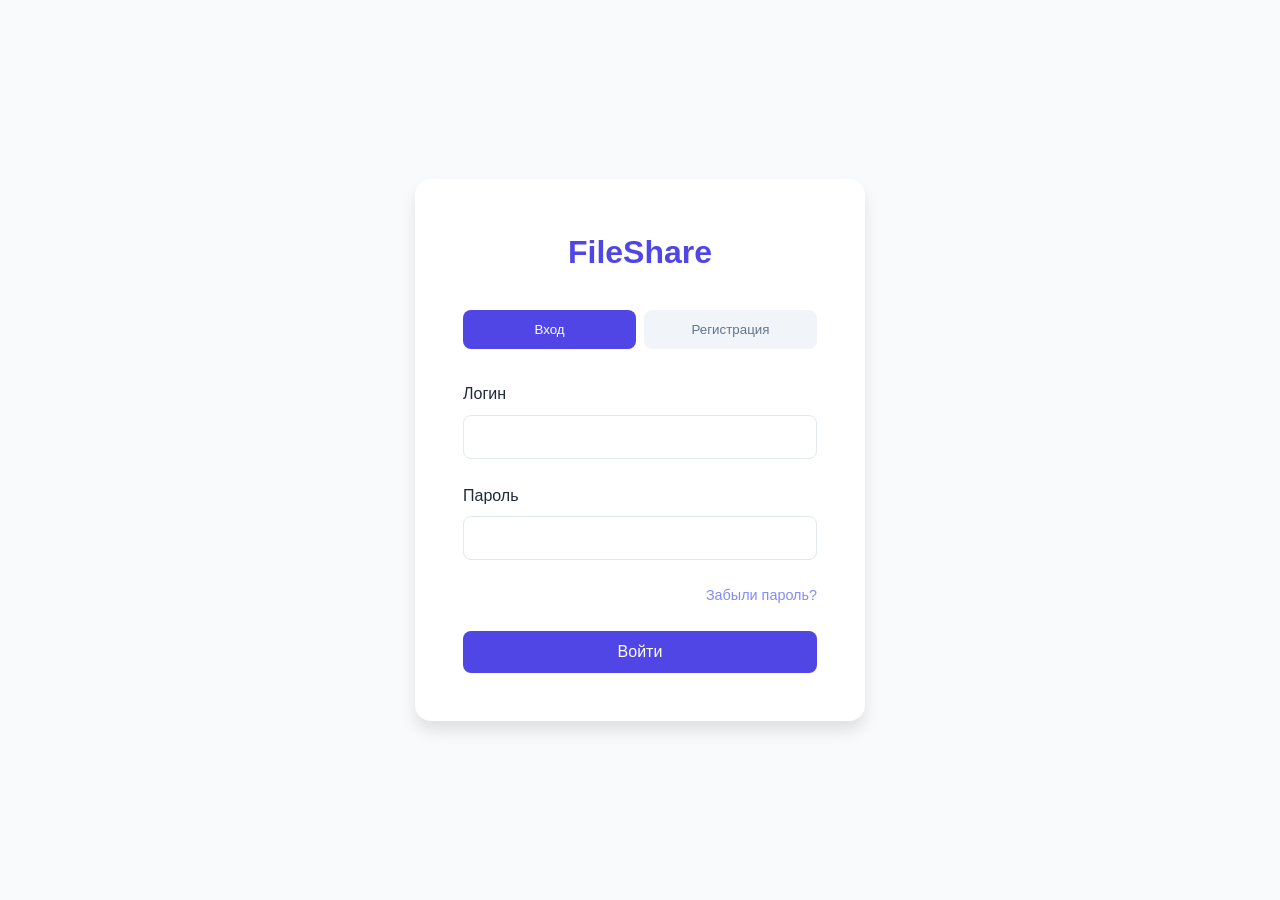
<file: www(front ahead backend)/auth.html>
<!DOCTYPE html>
<html lang="ru">
<head>
    <meta charset="UTF-8">
    <meta name="viewport" content="width=device-width, initial-scale=1.0">
    <title>FileShare - Вход</title>
    <link rel="stylesheet" href="style.css">
</head>
<body>
    <!-- Основной контент -->
    <main class="auth-page">
        <div class="auth-container">
            <div class="auth-header">
                <h1>FileShare</h1>
            </div>
            
            <div class="auth-tabs">
                <button class="auth-tab active" data-tab="login">Вход</button>
                <button class="auth-tab" data-tab="register">Регистрация</button>
            </div>
            
            <!-- Форма входа -->
            <form class="auth-form" id="loginForm">
                <div class="form-group">
                    <label for="loginUsername">Логин</label>
                    <input type="text" id="loginUsername" required>
                </div>
                
                <div class="form-group">
                    <label for="loginPassword">Пароль</label>
                    <input type="password" id="loginPassword" required>
                </div>
                
                <a href="#" class="forgot-password">Забыли пароль?</a>
                
                <button type="submit" class="auth-submit-btn">Войти</button>
            </form>
            
            <!-- Форма регистрации (скрыта по умолчанию) -->
            <form class="auth-form" id="registerForm" style="display: none;">
                <div class="form-group">
                    <label for="registerUsername">Логин</label>
                    <input type="text" id="registerUsername" required>
                </div>
                
                <div class="form-group">
                    <label for="registerEmail">Email</label>
                    <input type="email" id="registerEmail" required>
                </div>
                
                <div class="form-group">
                    <label for="registerPassword">Пароль</label>
                    <input type="password" id="registerPassword" required>
                </div>
                
                <button type="submit" class="auth-submit-btn">Зарегистрироваться</button>
            </form>
        </div>
    </main>

    <script src="script.js"></script>
</body>
</html>
</file>
<file: www(front ahead backend)/style.css>
/* ============================================
   ГЛОБАЛЬНЫЕ СТИЛИ
   ============================================ */

* {
    margin: 0;
    padding: 0;
    box-sizing: border-box;
}

:root {
    --primary: #4F46E5;
    --background: #F8FAFC;
    --accent: #818CF8;
    --danger: #F43F5E;
    --text: #1E293B;
    --text-light: #64748B;
    --border: #E2E8F0;
    --white: #FFFFFF;
    --shadow: 0 2px 4px rgba(0, 0, 0, 0.1);
    --shadow-lg: 0 10px 15px rgba(0, 0, 0, 0.1);
}

body {
    font-family: -apple-system, BlinkMacSystemFont, 'Segoe UI', Roboto, sans-serif;
    background-color: var(--background);
    color: var(--text);
    line-height: 1.6;
    min-height: 100vh;
}

/* ============================================
   НАВИГАЦИОННАЯ ПАНЕЛЬ (ОБЩАЯ ДЛЯ ВСЕХ СТРАНИЦ)
   ============================================ */

.navbar {
    background-color: var(--white);
    border-bottom: 1px solid var(--border);
    padding: 1rem 2rem;
    display: flex;
    justify-content: space-between;
    align-items: center;
    box-shadow: var(--shadow);
    position: sticky;
    top: 0;
    z-index: 100;
}

.nav-brand {
    font-size: 1.5rem;
    font-weight: 700;
    color: var(--primary);
}

.nav-links {
    display: flex;
    gap: 1.5rem;
}

.nav-links a {
    text-decoration: none;
    color: var(--text-light);
    font-weight: 500;
    transition: color 0.3s ease;
    position: relative;
}

.nav-links a:hover,
.nav-links a.active {
    color: var(--primary);
}

.nav-links a.active::after {
    content: '';
    position: absolute;
    bottom: -4px;
    left: 0;
    width: 100%;
    height: 2px;
    background-color: var(--primary);
}

.nav-actions {
    display: flex;
    align-items: center;
    gap: 1rem;
}

.notification-btn {
    background: none;
    border: none;
    font-size: 1.2rem;
    cursor: pointer;
    position: relative;
    transition: transform 0.3s ease;
}

.notification-btn:hover {
    transform: scale(1.1);
}

.notification-badge {
    position: absolute;
    top: -8px;
    right: -8px;
    background-color: var(--danger);
    color: white;
    border-radius: 50%;
    width: 20px;
    height: 20px;
    display: flex;
    align-items: center;
    justify-content: center;
    font-size: 0.7rem;
    font-weight: bold;
}

.avatar-link {
    display: block;
}

.avatar {
    width: 40px;
    height: 40px;
    border-radius: 50%;
    background-color: var(--accent);
    border: 2px solid var(--primary);
    transition: transform 0.3s ease;
}

.avatar:hover {
    transform: scale(1.1);
}

/* ============================================
   УВЕДОМЛЕНИЯ (ВСПЛЫВАЮЩИЕ ОКНА)
   ============================================ */

.notification-container {
    position: fixed;
    top: 80px;
    right: 20px;
    z-index: 1000;
    display: flex;
    flex-direction: column;
    gap: 10px;
}

.notification {
    background-color: var(--white);
    border-left: 4px solid var(--primary);
    padding: 1rem;
    border-radius: 8px;
    box-shadow: var(--shadow-lg);
    animation: slideIn 0.3s ease;
    max-width: 350px;
    min-width: 250px;
}

.notification.success {
    border-left-color: #10B981;
}

.notification.error {
    border-left-color: var(--danger);
}

.notification-title {
    font-weight: 600;
    margin-bottom: 0.25rem;
}

.notification-message {
    color: var(--text-light);
    font-size: 0.9rem;
}

@keyframes slideIn {
    from {
        transform: translateX(100%);
        opacity: 0;
    }
    to {
        transform: translateX(0);
        opacity: 1;
    }
}

@keyframes slideOut {
    from {
        transform: translateX(0);
        opacity: 1;
    }
    to {
        transform: translateX(100%);
        opacity: 0;
    }
}

/* ============================================
   ГЛАВНАЯ СТРАНИЦА (index.html)
   ============================================ */

.main-content {
    max-width: 1200px;
    margin: 2rem auto;
    padding: 0 1rem;
}

.upload-section {
    text-align: center;
    padding: 3rem 1rem;
}

.warning-message {
    color: var(--text-light);
    margin-bottom: 2rem;
    font-size: 0.9rem;
    transition: color 0.3s ease;
}

.warning-message.error {
    color: var(--danger);
    font-weight: 600;
}

.upload-area {
    background-color: var(--white);
    border: 2px dashed var(--accent);
    border-radius: 16px;
    padding: 4rem 2rem;
    transition: all 0.3s ease;
    cursor: pointer;
}

.upload-area:hover {
    border-color: var(--primary);
    background-color: #F1F5F9;
}

.upload-area.drag-over {
    border-color: var(--primary);
    background-color: #EEF2FF;
    transform: scale(1.02);
}

.upload-icon {
    font-size: 3rem;
    margin-bottom: 1rem;
}

.upload-text {
    font-size: 1.2rem;
    font-weight: 500;
    color: var(--text);
    margin-bottom: 0.5rem;
}

.upload-subtext {
    color: var(--text-light);
    margin-bottom: 1.5rem;
}

.upload-btn {
    background-color: var(--primary);
    color: white;
    border: none;
    padding: 0.75rem 2rem;
    border-radius: 8px;
    font-size: 1rem;
    font-weight: 500;
    cursor: pointer;
    transition: all 0.3s ease;
}

.upload-btn:hover {
    background-color: var(--accent);
    transform: translateY(-2px);
    box-shadow: var(--shadow-lg);
}

.upload-btn:active {
    transform: translateY(0);
}

.register-reminder {
    margin-top: 2rem;
    color: var(--text-light);
    font-size: 0.9rem;
}

/* ============================================
   СТРАНИЦА ФАЙЛОВ (files.html)
   ============================================ */

.files-layout {
    display: grid;
    grid-template-columns: 2fr 1fr;
    gap: 2rem;
    height: calc(100vh - 100px);
}

.files-section {
    display: flex;
    flex-direction: column;
    gap: 1rem;
    height: 100%;
}

.ban-upload-btn {
    background-color: var(--danger);
    color: white;
    border: none;
    padding: 0.75rem 1.5rem;
    border-radius: 8px;
    font-weight: 500;
    cursor: pointer;
    transition: all 0.3s ease;
    align-self: flex-start;
}

.ban-upload-btn:hover {
    background-color: #E11D48;
    transform: translateY(-2px);
    box-shadow: var(--shadow-lg);
}

.ban-upload-btn:active {
    transform: translateY(0);
}

.files-list {
    background-color: var(--white);
    border-radius: 12px;
    padding: 1rem;
    box-shadow: var(--shadow);
    overflow-y: auto;
}

.file-item {
    display: flex;
    align-items: center;
    gap: 1rem;
    padding: 0.75rem;
    border-bottom: 1px solid var(--border);
    transition: background-color 0.3s ease;
}

.file-item:last-child {
    border-bottom: none;
}

.file-item:hover {
    background-color: #F1F5F9;
}

.file-icon {
    font-size: 1.5rem;
}

.file-name {
    font-weight: 500;
}

.file-size {
    color: var(--text-light);
    font-size: 0.85rem;
}

/* ============================================
   ЧАТ (files.html, download.html)
   ============================================ */

.chat-section {
    background-color: var(--white);
    border-radius: 12px;
    box-shadow: var(--shadow);
    display: flex;
    flex-direction: column;
    flex: 1;
    min-height: 0;
}

.chat-messages {
    flex: 1;
    overflow-y: auto;
    padding: 1rem;
    display: flex;
    flex-direction: column;
    gap: 0.75rem;
}

.message {
    padding: 0.5rem 0.75rem;
    border-radius: 8px;
    max-width: 80%;
    animation: messageSlide 0.3s ease;
}

@keyframes messageSlide {
    from {
        opacity: 0;
        transform: translateY(10px);
    }
    to {
        opacity: 1;
        transform: translateY(0);
    }
}

.system-message {
    background-color: #F1F5F9;
    align-self: center;
    max-width: 90%;
    text-align: center;
    font-size: 0.85rem;
    color: var(--text-light);
}

.my-message {
    background-color: var(--primary);
    color: white;
    align-self: flex-end;
}

.other-message {
    background-color: #E2E8F0;
    align-self: flex-start;
}

.message-author {
    font-weight: 600;
    font-size: 0.85rem;
    display: block;
    margin-bottom: 0.25rem;
}

.message-system {
    font-weight: 600;
}

.chat-input {
    display: flex;
    gap: 0.5rem;
    padding: 0.75rem;
    border-top: 1px solid var(--border);
}

.chat-input input {
    flex: 1;
    padding: 0.5rem 0.75rem;
    border: 1px solid var(--border);
    border-radius: 8px;
    font-size: 0.9rem;
    transition: border-color 0.3s ease;
}

.chat-input input:focus {
    outline: none;
    border-color: var(--primary);
}

.send-btn {
    background-color: var(--primary);
    color: white;
    border: none;
    padding: 0.5rem 1rem;
    border-radius: 8px;
    cursor: pointer;
    transition: all 0.3s ease;
}

.send-btn:hover {
    background-color: var(--accent);
    transform: scale(1.05);
}

.send-btn:active {
    transform: scale(0.95);
}

/* ============================================
   СПИСОК ПОЛЬЗОВАТЕЛЕЙ (files.html)
   ============================================ */

.users-section {
    background-color: var(--white);
    border-radius: 12px;
    box-shadow: var(--shadow);
    padding: 1rem;
    overflow-y: auto;
}

.users-toggle {
    display: flex;
    gap: 0.5rem;
    margin-bottom: 1rem;
}

.toggle-btn {
    flex: 1;
    padding: 0.5rem;
    border: 1px solid var(--border);
    background-color: var(--white);
    color: var(--text-light);
    border-radius: 6px;
    cursor: pointer;
    transition: all 0.3s ease;
}

.toggle-btn.active {
    background-color: var(--primary);
    color: white;
    border-color: var(--primary);
}

.toggle-btn:hover {
    border-color: var(--primary);
}

.users-list {
    display: flex;
    flex-direction: column;
    gap: 0.75rem;
}

.user-item {
    display: flex;
    align-items: center;
    gap: 0.75rem;
    padding: 0.75rem;
    border-radius: 8px;
    cursor: pointer;
    transition: all 0.3s ease;
    position: relative;
}

.user-item:hover {
    background-color: #F1F5F9;
}

.user-avatar {
    width: 40px;
    height: 40px;
    border-radius: 50%;
    background-color: var(--accent);
}

.user-login {
    font-weight: 500;
}

.user-status {
    font-size: 0.8rem;
}

.user-status.online {
    color: #10B981;
}

.user-status.offline {
    color: var(--text-light);
}

.user-actions {
    position: absolute;
    right: 0.75rem;
    top: 50%;
    transform: translateY(-50%);
    display: none;
    gap: 0.5rem;
    background-color: var(--white);
    padding: 0.5rem;
    border-radius: 8px;
    box-shadow: var(--shadow-lg);
}

.user-item:hover .user-actions {
    display: flex;
}

.user-action-btn {
    padding: 0.25rem 0.5rem;
    border: none;
    border-radius: 4px;
    font-size: 0.8rem;
    cursor: pointer;
    transition: all 0.3s ease;
}

.ban-user-btn {
    background-color: var(--danger);
    color: white;
}

.ban-user-btn:hover {
    background-color: #E11D48;
}

.profile-btn {
    background-color: var(--accent);
    color: white;
}

.profile-btn:hover {
    background-color: var(--primary);
}

.empty-users {
    text-align: center;
    padding: 2rem 1rem;
}

.add-user-btn {
    width: 50px;
    height: 50px;
    border-radius: 50%;
    border: 2px dashed var(--accent);
    background-color: transparent;
    color: var(--accent);
    font-size: 1.5rem;
    cursor: pointer;
    transition: all 0.3s ease;
}

.add-user-btn:hover {
    border-color: var(--primary);
    color: var(--primary);
    transform: rotate(90deg);
}

.add-user-input {
    margin-top: 1rem;
    display: flex;
    gap: 0.5rem;
}

.add-user-input input {
    flex: 1;
    padding: 0.5rem;
    border: 1px solid var(--border);
    border-radius: 6px;
}

.confirm-add-btn {
    background-color: #10B981;
    color: white;
    border: none;
    padding: 0.5rem 1rem;
    border-radius: 6px;
    cursor: pointer;
    transition: all 0.3s ease;
}

.confirm-add-btn:hover {
    background-color: #059669;
}

/* ============================================
   СТРАНИЦА СКАЧИВАНИЯ (download.html)
   ============================================ */

.download-layout {
    display: grid;
    grid-template-columns: 1fr 1fr;
    gap: 2rem;
    height: calc(100vh - 100px);
}

.download-section {
    display: flex;
    align-items: center;
    justify-content: center;
}

.download-btn {
    background-color: #10B981;
    color: white;
    border: none;
    padding: 1rem 3rem;
    border-radius: 12px;
    font-size: 1.2rem;
    font-weight: 600;
    cursor: pointer;
    transition: all 0.3s ease;
}

.download-btn:hover {
    background-color: #059669;
    transform: translateY(-3px);
    box-shadow: var(--shadow-lg);
}

.download-btn:active {
    transform: translateY(0);
}

/* ============================================
   СТРАНИЦА О НАС (about.html)
   ============================================ */

.about-section {
    background-color: var(--white);
    border-radius: 12px;
    padding: 3rem;
    box-shadow: var(--shadow);
    max-width: 800px;
    margin: 0 auto;
}

.about-section h1 {
    color: var(--primary);
    margin-bottom: 1.5rem;
}

.about-section p {
    margin-bottom: 1rem;
    color: var(--text-light);
}

.about-section ul {
    list-style: none;
    padding-left: 0;
}

.about-section ul li {
    padding: 0.5rem 0;
    color: var(--text);
}

.about-section ul li::before {
    content: '✓';
    color: #10B981;
    margin-right: 0.5rem;
    font-weight: bold;
}

/* ============================================
   ПРОФИЛЬ (profile.html, user.html)
   ============================================ */

.profile-section {
    background-color: var(--white);
    border-radius: 12px;
    padding: 2rem;
    box-shadow: var(--shadow);
    max-width: 600px;
    margin: 0 auto;
}

.profile-header {
    display: flex;
    align-items: center;
    gap: 1.5rem;
    margin-bottom: 2rem;
}

.profile-avatar {
    width: 80px;
    height: 80px;
    border-radius: 50%;
    background-color: var(--accent);
    border: 3px solid var(--primary);
}

.profile-header h2 {
    color: var(--primary);
}

.profile-info {
    display: flex;
    flex-direction: column;
    gap: 1rem;
}

.info-field {
    display: flex;
    align-items: center;
    gap: 0.75rem;
    padding: 0.75rem;
    background-color: #F8FAFC;
    border-radius: 8px;
    transition: background-color 0.3s ease;
}

.info-field.editable:hover {
    background-color: #F1F5F9;
}

.info-field label {
    font-weight: 600;
    min-width: 140px;
    color: var(--text-light);
}

.info-field input {
    flex: 1;
    padding: 0.5rem;
    border: 1px solid var(--border);
    border-radius: 6px;
    background-color: transparent;
    transition: border-color 0.3s ease;
}

.info-field input:focus {
    outline: none;
    border-color: var(--primary);
}

.info-field input[readonly] {
    border-color: transparent;
    background-color: transparent;
}

.edit-btn,
.save-btn {
    background: none;
    border: none;
    cursor: pointer;
    font-size: 1.2rem;
    transition: transform 0.3s ease;
}

.edit-btn:hover,
.save-btn:hover {
    transform: scale(1.2);
}

.save-btn {
    color: #10B981;
}

.logout-btn {
    background-color: var(--danger);
    color: white;
    border: none;
    padding: 0.75rem 2rem;
    border-radius: 8px;
    font-weight: 500;
    cursor: pointer;
    transition: all 0.3s ease;
    margin-top: 2rem;
    width: 100%;
}

.logout-btn:hover {
    background-color: #E11D48;
    transform: translateY(-2px);
    box-shadow: var(--shadow-lg);
}

.logout-btn:active {
    transform: translateY(0);
}

.save-user-btn {
    background-color: var(--primary);
    color: white;
    border: none;
    padding: 0.75rem 2rem;
    border-radius: 8px;
    font-weight: 500;
    cursor: pointer;
    transition: all 0.3s ease;
    margin-top: 2rem;
    width: 100%;
}

.save-user-btn:hover {
    background-color: var(--accent);
    transform: translateY(-2px);
    box-shadow: var(--shadow-lg);
}

.online-status {
    color: #10B981;
    font-weight: 500;
}

/* ============================================
   СОХРАНЕННЫЕ ПОЛЬЗОВАТЕЛИ (saved-users.html)
   ============================================ */

.saved-users-section {
    background-color: var(--white);
    border-radius: 12px;
    padding: 2rem;
    box-shadow: var(--shadow);
}

.saved-users-section h2 {
    color: var(--primary);
    margin-bottom: 2rem;
}

.saved-users-list {
    display: grid;
    grid-template-columns: repeat(auto-fill, minmax(250px, 1fr));
    gap: 1rem;
}

.saved-user-item {
    display: flex;
    align-items: center;
    gap: 1rem;
    padding: 1rem;
    border-radius: 8px;
    text-decoration: none;
    color: var(--text);
    transition: all 0.3s ease;
    background-color: #F8FAFC;
}

.saved-user-item:hover {
    background-color: #EEF2FF;
    transform: translateX(5px);
}

.saved-user-avatar {
    width: 50px;
    height: 50px;
    border-radius: 50%;
    background-color: var(--accent);
}

.saved-user-login {
    font-weight: 500;
}

/* ============================================
   АВТОРИЗАЦИЯ (auth.html)
   ============================================ */

.auth-page {
    display: flex;
    align-items: center;
    justify-content: center;
    min-height: 100vh;
    background-color: var(--background);
    padding: 1rem;
}

.auth-container {
    background-color: var(--white);
    border-radius: 16px;
    padding: 3rem;
    box-shadow: var(--shadow-lg);
    max-width: 450px;
    width: 100%;
}

.auth-header {
    text-align: center;
    margin-bottom: 2rem;
}

.auth-header h1 {
    color: var(--primary);
    font-size: 2rem;
}

.auth-tabs {
    display: flex;
    gap: 0.5rem;
    margin-bottom: 2rem;
}

.auth-tab {
    flex: 1;
    padding: 0.75rem;
    border: none;
    background-color: #F1F5F9;
    color: var(--text-light);
    border-radius: 8px;
    cursor: pointer;
    font-weight: 500;
    transition: all 0.3s ease;
}

.auth-tab.active {
    background-color: var(--primary);
    color: white;
}

.auth-tab:hover {
    background-color: var(--accent);
    color: white;
}

.auth-form {
    display: flex;
    flex-direction: column;
    gap: 1.5rem;
}

.form-group {
    display: flex;
    flex-direction: column;
    gap: 0.5rem;
}

.form-group label {
    font-weight: 500;
    color: var(--text);
}

.form-group input {
    padding: 0.75rem;
    border: 1px solid var(--border);
    border-radius: 8px;
    font-size: 1rem;
    transition: border-color 0.3s ease;
}

.form-group input:focus {
    outline: none;
    border-color: var(--primary);
}

.forgot-password {
    text-align: right;
    color: var(--accent);
    text-decoration: none;
    font-size: 0.9rem;
    transition: color 0.3s ease;
}

.forgot-password:hover {
    color: var(--primary);
}

.auth-submit-btn {
    background-color: var(--primary);
    color: white;
    border: none;
    padding: 0.75rem;
    border-radius: 8px;
    font-size: 1rem;
    font-weight: 500;
    cursor: pointer;
    transition: all 0.3s ease;
}

.auth-submit-btn:hover {
    background-color: var(--accent);
    transform: translateY(-2px);
    box-shadow: var(--shadow-lg);
}

.auth-submit-btn:active {
    transform: translateY(0);
}

/* ============================================
   АДАПТИВНОСТЬ ДЛЯ МОБИЛЬНЫХ УСТРОЙСТВ
   ============================================ */

@media (max-width: 768px) {
    .navbar {
        flex-direction: column;
        gap: 1rem;
    }
    
    .nav-links {
        flex-wrap: wrap;
        justify-content: center;
        gap: 1rem;
    }
    
    .files-layout {
        grid-template-columns: 1fr;
        height: auto;
    }
    
    .download-layout {
        grid-template-columns: 1fr;
        height: auto;
    }
    
    .chat-section {
        min-height: 400px;
    }
}
</file>
